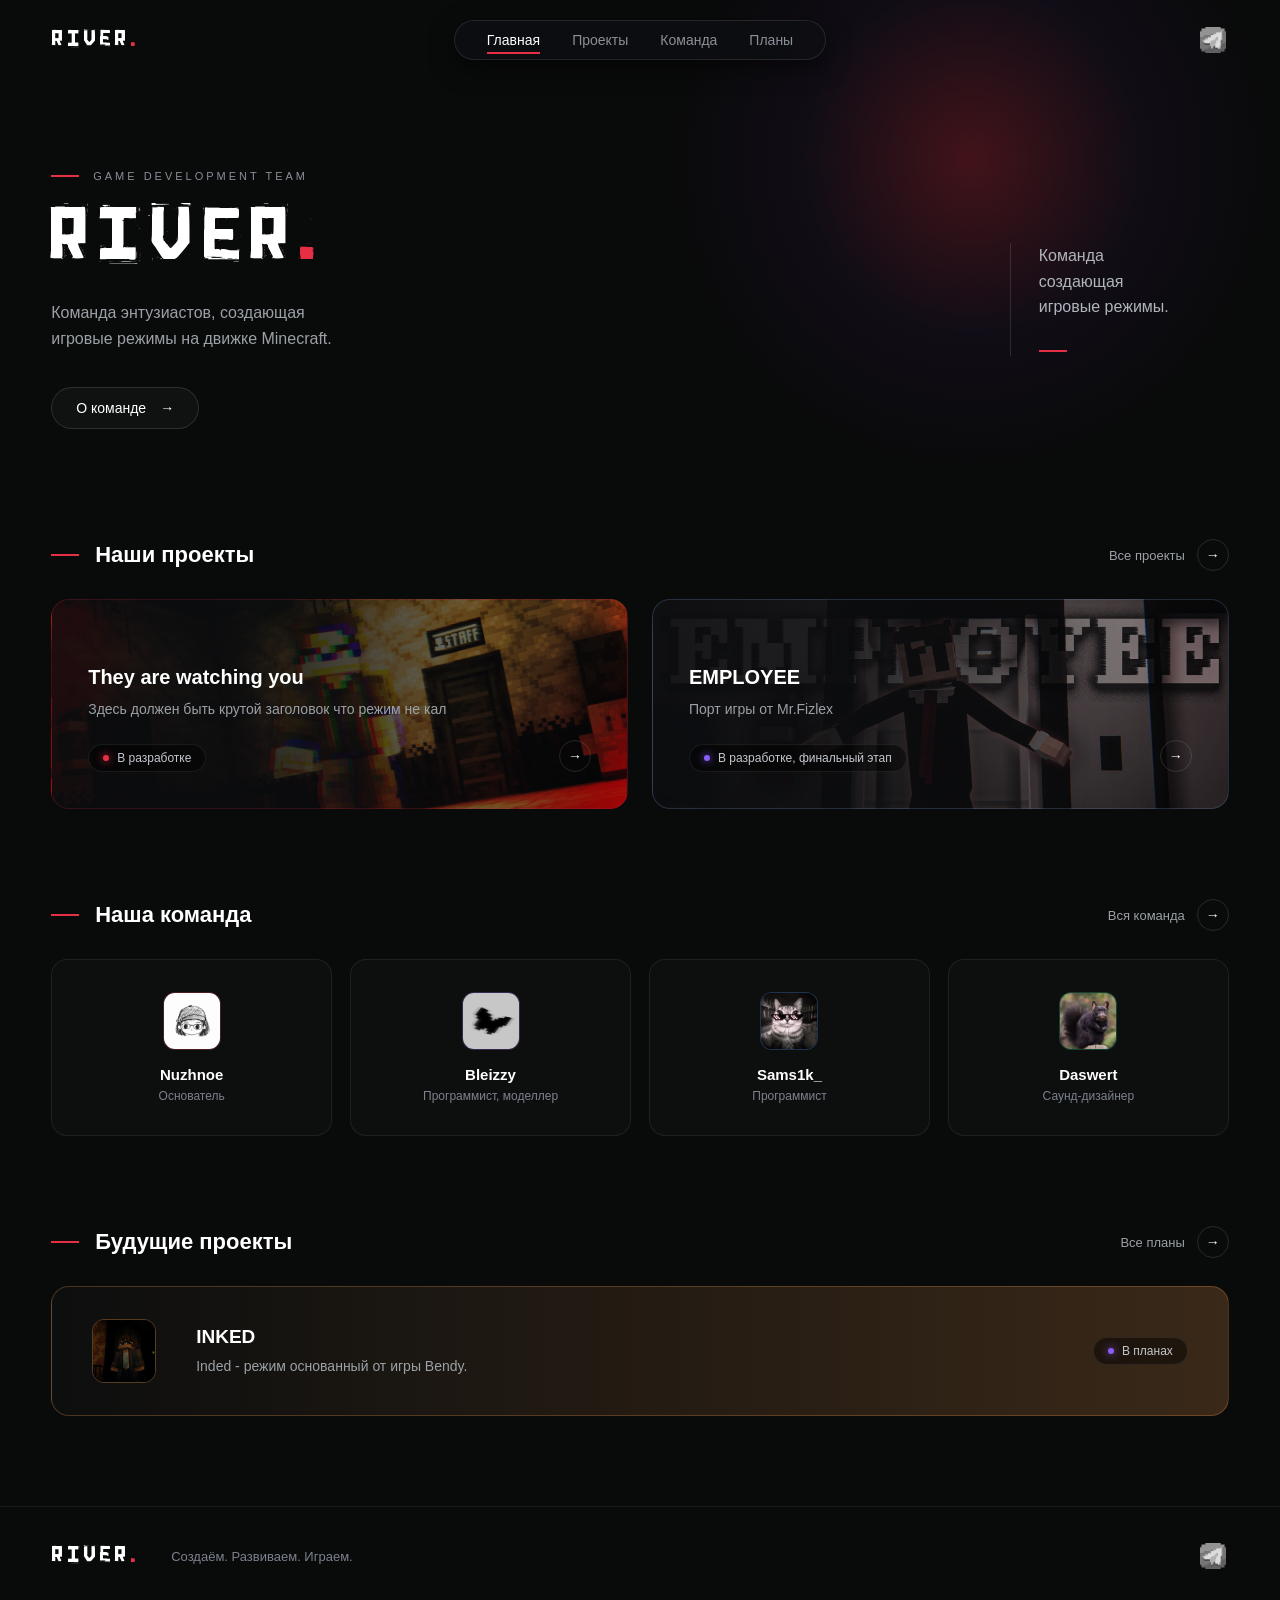
<file: index.html>
<!DOCTYPE html>
<html lang="ru">

<head>
    <meta charset="UTF-8">
    <meta name="viewport" content="width=device-width, initial-scale=1.0">
    <link rel="stylesheet" href="css/css.css">
    <link rel="icon" type="image/webp" href="img/icons/telegram_color.webp">
    <title>- River Team -</title>
</head>

<body data-page="home">
    <div class="loader" id="loader">
        <div class="loader-inner">
            <div class="loader-logo">RIVER<span class="dot">.</span></div>
            <div class="loader-bar"><span id="loader-fill"></span></div>
            <div class="loader-text">ЗАГРУЗКА</div>
        </div>
    </div>
    <noscript><style>.loader{display:none}</style></noscript>
    <div class="bg-glow-top"></div>
    <header id="site-header"></header>

    <main class="container">
        <section class="hero">
            <div class="hero-left">
                <div class="subtitle-line">
                    <span class="red-dash"></span>
                    <span>GAME DEVELOPMENT TEAM</span>
                </div>
                <h1 class="hero-title">RIVER<span class="dot">.</span></h1>
                <p class="hero-desc">
                    Команда энтузиастов, создающая<br>
                    игровые режимы на движке Minecraft.
                </p>
                <a href="team.html" class="pill-btn">
                    <span>О команде</span>
                    <span class="arrow">→</span>
                </a>
            </div>

            <div class="hero-right">
                <div class="quote-box">
                    <p>Команда<br>создающая<br>игровые режимы.</p>
                    <span class="red-dash"></span>
                </div>
            </div>
        </section>

        <section id="projects" class="section">
            <div class="section-header">
                <div class="section-title-wrap">
                    <span class="red-dash"></span>
                    <h2>Наши проекты</h2>
                </div>
                <a href="projects.html" class="link-with-circle">
                    <span>Все проекты</span>
                    <span class="circle-arrow">→</span>
                </a>
            </div>
            <div id="projects-container" class="projects-grid"></div>
        </section>

        <section id="team" class="section">
            <div class="section-header">
                <div class="section-title-wrap">
                    <span class="red-dash"></span>
                    <h2>Наша команда</h2>
                </div>
                <a href="team.html" class="link-with-circle">
                    <span>Вся команда</span>
                    <span class="circle-arrow">→</span>
                </a>
            </div>
            <div id="team-container" class="team-grid"></div>
        </section>

        <section id="future" class="section">
            <div class="section-header">
                <div class="section-title-wrap">
                    <span class="red-dash"></span>
                    <h2>Будущие проекты</h2>
                </div>
                <a href="plans.html" class="link-with-circle">
                    <span>Все планы</span>
                    <span class="circle-arrow">→</span>
                </a>
            </div>
            <div id="future-container" class="future-list"></div>
        </section>
    </main>

    <footer id="site-footer"></footer>

    <script src="js/data.js"></script>
    <script src="js/app.js"></script>
</body>

</html>
</file>
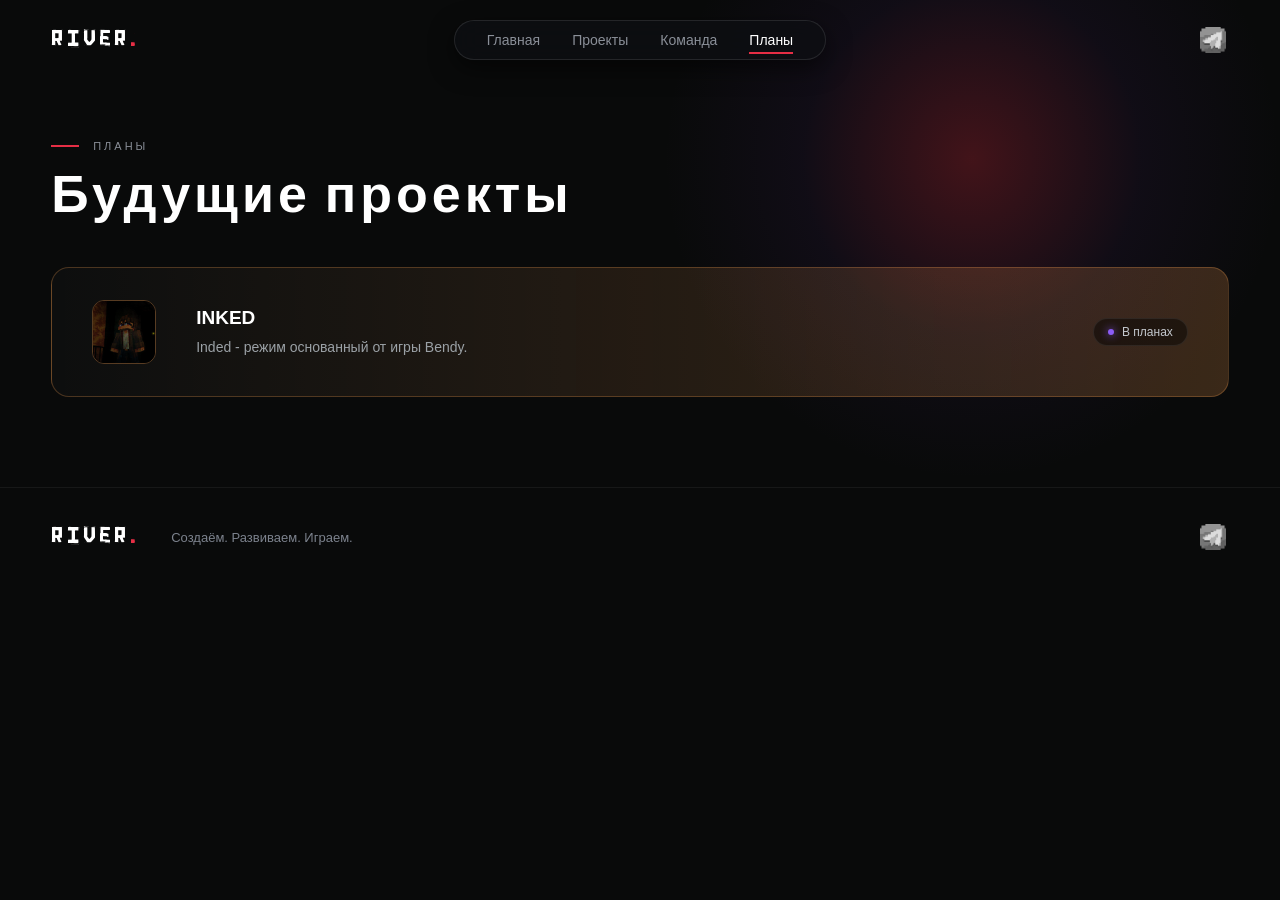
<file: plans.html>
<!DOCTYPE html>
<html lang="ru">

<head>
    <meta charset="UTF-8">
    <meta name="viewport" content="width=device-width, initial-scale=1.0">
    <link rel="stylesheet" href="css/css.css">
    <link rel="icon" type="image/webp" href="img/icons/telegram_color.webp">
    <title>Планы — River Team</title>
</head>

<body data-page="plans">
    <div class="loader" id="loader">
        <div class="loader-inner">
            <div class="loader-logo">RIVER<span class="dot">.</span></div>
            <div class="loader-bar"><span id="loader-fill"></span></div>
            <div class="loader-text">ЗАГРУЗКА</div>
        </div>
    </div>
    <noscript><style>.loader{display:none}</style></noscript>
    <div class="bg-glow-top"></div>
    <header id="site-header"></header>

    <main class="container">
        <section class="page-head">
            <div class="subtitle-line"><span class="red-dash"></span><span>ПЛАНЫ</span></div>
            <h1>Будущие проекты</h1>
        </section>
        <section class="section"><div id="future-container" class="future-list"></div></section>
    </main>

    <footer id="site-footer"></footer>

    <script src="js/data.js"></script>
    <script src="js/app.js"></script>
</body>

</html>
</file>
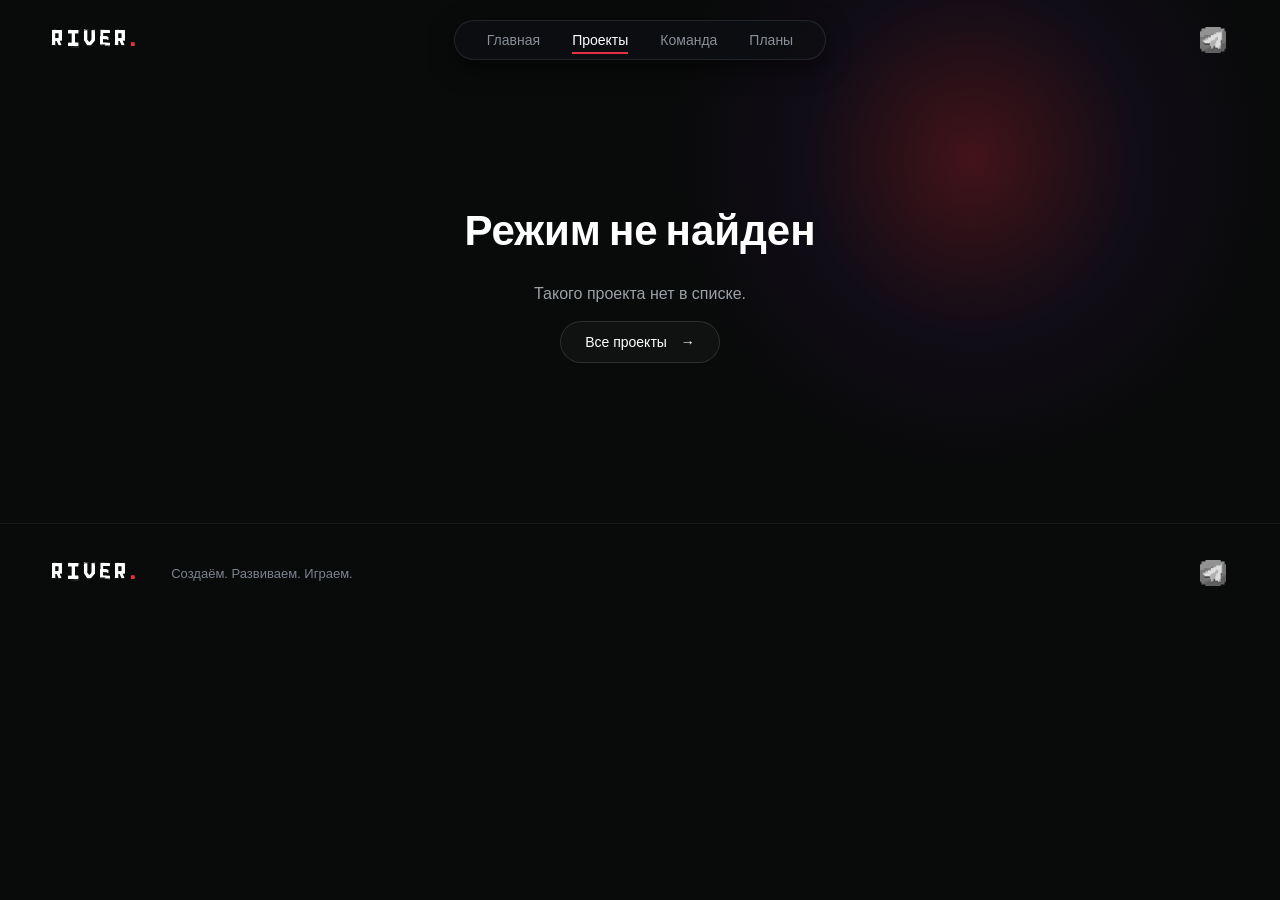
<file: project.html>
<!DOCTYPE html>
<html lang="ru">

<head>
    <meta charset="UTF-8">
    <meta name="viewport" content="width=device-width, initial-scale=1.0">
    <link rel="stylesheet" href="css/css.css">
    <link rel="icon" type="image/webp" href="img/icons/telegram_color.webp">
    <title>Режим — River Team</title>
</head>

<body data-page="projects">
    <div class="loader" id="loader">
        <div class="loader-inner">
            <div class="loader-logo">RIVER<span class="dot">.</span></div>
            <div class="loader-bar"><span id="loader-fill"></span></div>
            <div class="loader-text">ЗАГРУЗКА</div>
        </div>
    </div>
    <noscript><style>.loader{display:none}</style></noscript>
    <div class="bg-glow-top"></div>
    <header id="site-header"></header>

    <main class="container">
        <div id="project-root"></div>
    </main>

    <footer id="site-footer"></footer>

    <script src="js/data.js"></script>
    <script src="js/app.js"></script>
</body>

</html>
</file>
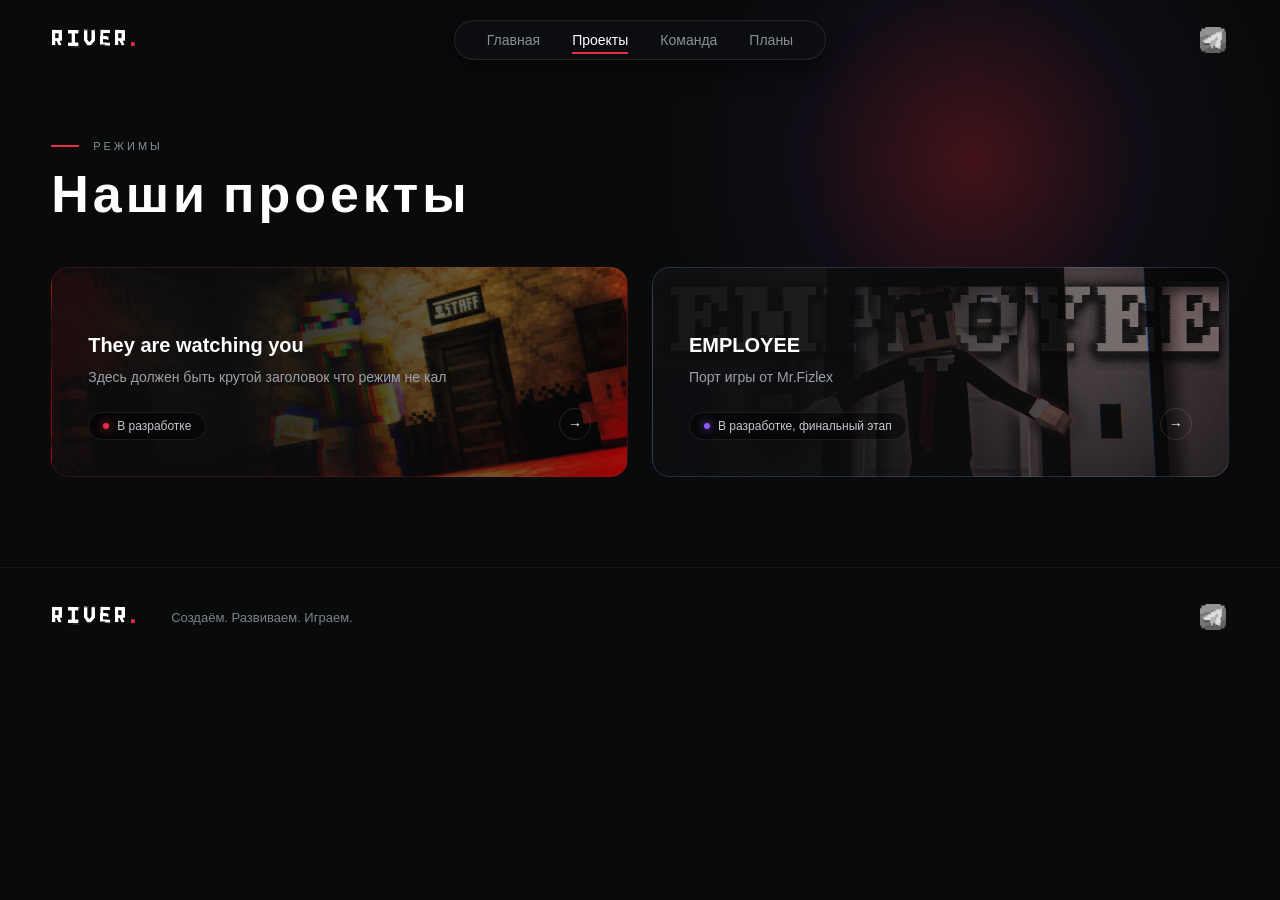
<file: projects.html>
<!DOCTYPE html>
<html lang="ru">

<head>
    <meta charset="UTF-8">
    <meta name="viewport" content="width=device-width, initial-scale=1.0">
    <link rel="stylesheet" href="css/css.css">
    <link rel="icon" type="image/webp" href="img/icons/telegram_color.webp">
    <title>Проекты — River Team</title>
</head>

<body data-page="projects">
    <div class="loader" id="loader">
        <div class="loader-inner">
            <div class="loader-logo">RIVER<span class="dot">.</span></div>
            <div class="loader-bar"><span id="loader-fill"></span></div>
            <div class="loader-text">ЗАГРУЗКА</div>
        </div>
    </div>
    <noscript><style>.loader{display:none}</style></noscript>
    <div class="bg-glow-top"></div>
    <header id="site-header"></header>

    <main class="container">
        <section class="page-head">
            <div class="subtitle-line"><span class="red-dash"></span><span>РЕЖИМЫ</span></div>
            <h1>Наши проекты</h1>
        </section>
        <section class="section"><div id="projects-container" class="projects-grid"></div></section>
    </main>

    <footer id="site-footer"></footer>

    <script src="js/data.js"></script>
    <script src="js/app.js"></script>
</body>

</html>
</file>
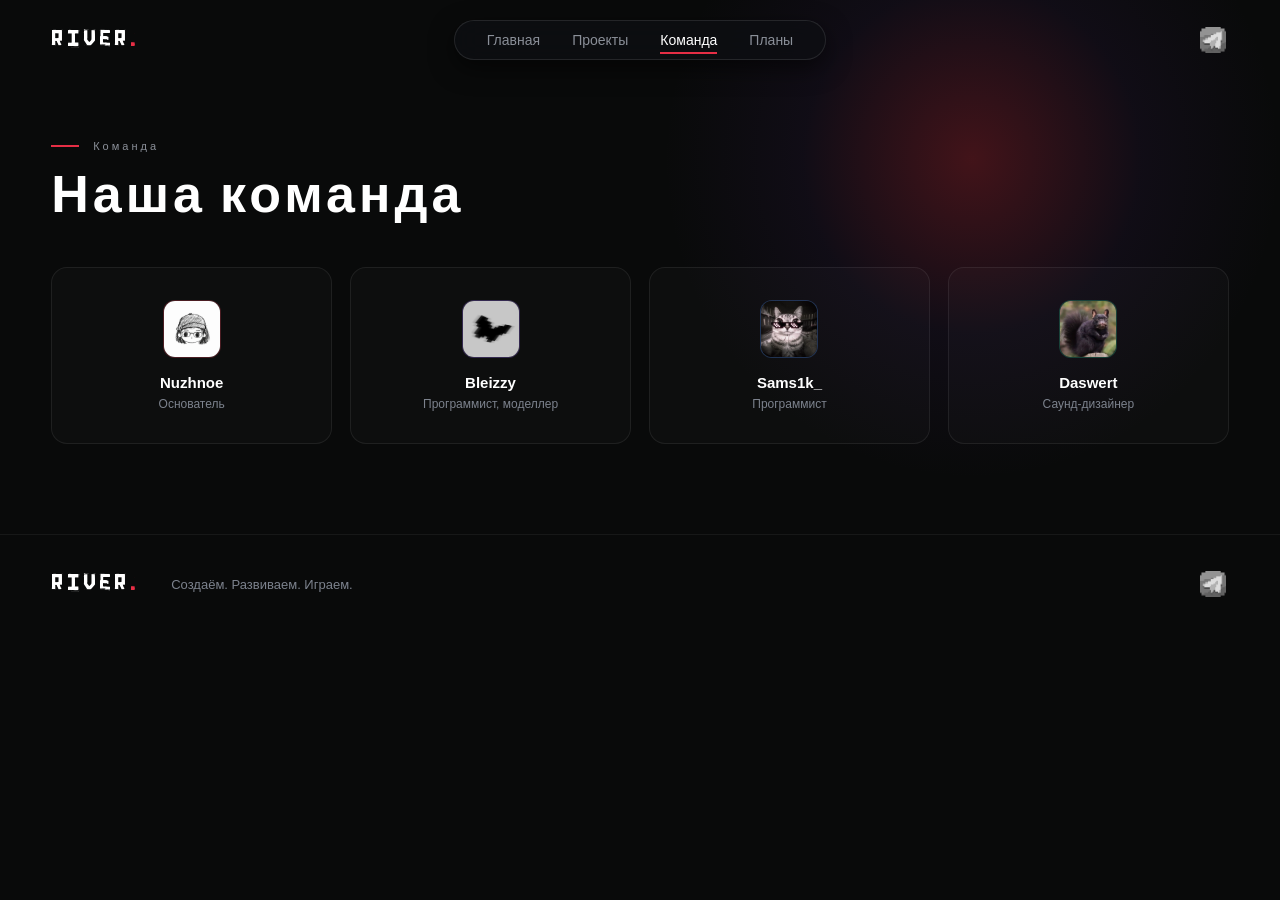
<file: team.html>
<!DOCTYPE html>
<html lang="ru">

<head>
    <meta charset="UTF-8">
    <meta name="viewport" content="width=device-width, initial-scale=1.0">
    <link rel="stylesheet" href="css/css.css">
    <link rel="icon" type="image/webp" href="img/icons/telegram_color.webp">
    <title>Команда — River Team</title>
</head>

<body data-page="team">
    <div class="loader" id="loader">
        <div class="loader-inner">
            <div class="loader-logo">RIVER<span class="dot">.</span></div>
            <div class="loader-bar"><span id="loader-fill"></span></div>
            <div class="loader-text">ЗАГРУЗКА</div>
        </div>
    </div>
    <noscript><style>.loader{display:none}</style></noscript>
    <div class="bg-glow-top"></div>
    <header id="site-header"></header>

    <main class="container">
        <section class="page-head">
            <div class="subtitle-line"><span class="red-dash"></span><span>Команда</span></div>
            <h1>Наша команда</h1>
        </section>
        <section class="section"><div id="team-container" class="team-grid"></div></section>
    </main>

    <footer id="site-footer"></footer>

    <script src="js/data.js"></script>
    <script src="js/app.js"></script>
</body>

</html>
</file>
<file: css/css.css>
@font-face {
    src: url('../fonts/mainame.ttf') format('truetype');
    font-family: 'fontmain';
    font-weight: 100 900;
    font-style: normal;
    font-display: block;
}

:root {
    --accent-rgb: 230, 46, 69;
}

* {
    box-sizing: border-box;
    margin: 0;
    padding: 0;
}

html {
    scroll-behavior: smooth;
}

body {
    background-color: #090a0a;
    color: #ffffff;
    font-family: 'Inter', -apple-system, BlinkMacSystemFont, 'Segoe UI', Roboto, sans-serif;
    overflow-x: hidden;
    position: relative;
}

a {
    color: inherit;
    text-decoration: none;
}

.container {
    width: 100%;
    max-width: 1440px;
    margin: 0 auto;
    padding: 0 clamp(20px, 4vw, 64px);
}

.dot {
    color: rgb(var(--accent-rgb));
}

.red-dash {
    display: inline-block;
    width: 28px;
    height: 2px;
    background-color: rgb(var(--accent-rgb));
    flex-shrink: 0;
}

.bg-glow-top {
    position: absolute;
    top: -160px;
    right: 0;
    width: min(1100px, 100vw);
    height: 760px;
    background: radial-gradient(closest-side at 72% 42%, rgba(var(--accent-rgb), 0.26), rgba(90, 40, 140, 0.09) 55%, transparent 100%);
    pointer-events: none;
    z-index: -1;
}

.header {
    padding: 20px 0;
    position: sticky;
    top: 0;
    z-index: 100;
}

.header-inner {
    display: grid;
    grid-template-columns: 1fr auto 1fr;
    align-items: center;
}

.logo {
    font-family: 'fontmain', sans-serif;
    font-size: 22px;
    letter-spacing: 3px;
    font-weight: 700;
    justify-self: start;
}

.nav-island {
    display: flex;
    align-items: center;
    gap: 32px;
    background-color: rgba(14, 15, 18, 0.78);
    border: 1px solid rgba(255, 255, 255, 0.1);
    padding: 11px 32px;
    border-radius: 50px;
    backdrop-filter: blur(14px);
    box-shadow: 0 8px 25px rgba(0, 0, 0, 0.55);
}

.nav-link {
    font-size: 14px;
    color: #8a8f98;
    transition: color 0.3s ease;
    position: relative;
}

.nav-link:hover,
.nav-link.active {
    color: #ffffff;
}

.nav-link::after {
    content: '';
    position: absolute;
    left: 0;
    bottom: -6px;
    width: 100%;
    height: 2px;
    background-color: rgb(var(--accent-rgb));
    transform: scaleX(0);
    transform-origin: center;
    transition: transform 0.3s ease;
}

.nav-link.active::after {
    transform: scaleX(1);
}

.social-icon {
    width: 32px;
    height: 32px;
    display: flex;
    align-items: center;
    justify-content: center;
    justify-self: end;
    position: relative;
    transition: transform 0.3s ease, opacity 0.3s ease;
}

.social-icon:hover {
    transform: translateY(-2px);
}

.social-icon img {
    width: 26px;
    height: 26px;
    object-fit: contain;
}

.telegram-btn img {
    position: absolute;
    transition: opacity 0.4s ease;
}
.telegram-btn .color-icon {
    opacity: 0;
}
.telegram-btn:hover .color-icon {
    opacity: 1;
}
.telegram-btn:hover .gray-icon {
    opacity: 0;
}

.hero {
    display: flex;
    justify-content: space-between;
    align-items: center;
    padding: 90px 0 110px;
}

.subtitle-line {
    display: flex;
    align-items: center;
    gap: 14px;
    font-size: 11px;
    letter-spacing: 3px;
    color: #8a8f98;
    margin-bottom: 18px;
}

.hero-title {
    font-family: 'fontmain', sans-serif;
    font-size: 76px;
    letter-spacing: 8px;
    line-height: 1;
    margin-bottom: 24px;
}

.hero-desc {
    color: #9ba1a6;
    font-size: 16px;
    line-height: 1.6;
    margin-bottom: 36px;
}

.pill-btn {
    display: inline-flex;
    align-items: center;
    gap: 14px;
    padding: 12px 24px;
    border-radius: 50px;
    background-color: rgba(255, 255, 255, 0.03);
    border: 1px solid rgba(255, 255, 255, 0.12);
    font-size: 14px;
    transition: all 0.3s ease;
}

.pill-btn:hover {
    background-color: rgba(255, 255, 255, 0.08);
    border-color: rgb(var(--accent-rgb));
}

.hero-right {
    padding-right: 60px;
}

.quote-box {
    border-left: 1px solid rgba(255, 255, 255, 0.12);
    padding-left: 28px;
}

.quote-box p {
    font-size: 16px;
    line-height: 1.6;
    color: #b0b5bc;
    margin-bottom: 18px;
}

.section {
    margin-bottom: 90px;
}

.section-header {
    display: flex;
    justify-content: space-between;
    align-items: center;
    margin-bottom: 28px;
}

.section-title-wrap {
    display: flex;
    align-items: center;
    gap: 16px;
}

.section-title-wrap h2 {
    font-size: 22px;
    font-weight: 600;
}

.link-with-circle {
    display: inline-flex;
    align-items: center;
    gap: 12px;
    font-size: 13px;
    color: #9ba1a6;
    transition: color 0.3s ease;
}

.link-with-circle:hover {
    color: #ffffff;
}

.circle-arrow {
    width: 32px;
    height: 32px;
    border-radius: 50%;
    border: 1px solid rgba(255, 255, 255, 0.12);
    display: inline-flex;
    align-items: center;
    justify-content: center;
    font-size: 14px;
    color: #ffffff;
    transition: all 0.3s ease;
}

.link-with-circle:hover .circle-arrow,
.project-card:hover .card-arrow {
    border-color: rgb(var(--accent-rgb));
    background-color: rgba(var(--accent-rgb), 0.15);
}

.projects-grid {
    display: grid;
    grid-template-columns: repeat(auto-fit, minmax(min(440px, 100%), 1fr));
    gap: 24px;
}

.project-card {
    --card-rgb: 165, 32, 56;
    position: relative;
    border-radius: 18px;
    padding: 36px;
    min-height: 210px;
    border: 1px solid rgba(var(--card-rgb), 0.25);
    background: linear-gradient(135deg, rgba(var(--card-rgb), 0.25) 0%, rgba(18, 19, 22, 0.92) 70%);
    display: flex;
    justify-content: space-between;
    align-items: flex-end;
    overflow: hidden;
    transition: transform 0.3s ease, border-color 0.3s ease, box-shadow 0.3s ease;
}

.project-card:hover {
    transform: translateY(-3px);
    border-color: rgba(var(--card-rgb), 0.6);
    box-shadow: 0 10px 30px rgba(var(--card-rgb), 0.12);
}

.project-card h3 {
    font-size: 20px;
    margin-bottom: 10px;
}

.project-card p {
    font-size: 14px;
    color: #9ba1a6;
    line-height: 1.5;
    margin-bottom: 24px;
}

.status-badge {
    --status-rgb: 230, 46, 69;
    display: inline-flex;
    align-items: center;
    gap: 8px;
    padding: 6px 14px;
    border-radius: 50px;
    font-size: 12px;
    background-color: rgba(0, 0, 0, 0.45);
    border: 1px solid rgba(255, 255, 255, 0.08);
    color: #c4c8ce;
}

.status-dot {
    width: 6px;
    height: 6px;
    border-radius: 50%;
    background-color: rgb(var(--status-rgb));
    box-shadow: 0 0 8px rgb(var(--status-rgb));
}

.team-grid {
    display: grid;
    grid-template-columns: repeat(auto-fit, minmax(min(220px, 100%), 1fr));
    gap: 18px;
}

.team-card {
    --member-rgb: 255, 255, 255;
    background-color: rgba(255, 255, 255, 0.02);
    border: 1px solid rgba(255, 255, 255, 0.07);
    border-radius: 16px;
    padding: 32px 16px;
    text-align: center;
    transition: border-color 0.3s ease, background-color 0.3s ease, transform 0.3s ease;
}

.team-card:hover {
    transform: translateY(-2px);
    background-color: rgba(var(--member-rgb), 0.05);
    border-color: rgba(var(--member-rgb), 0.35);
}

.initials {
    width: 58px;
    height: 58px;
    border-radius: 12px;
    background-color: rgba(var(--member-rgb), 0.08);
    border: 1px solid rgba(var(--member-rgb), 0.18);
    display: flex;
    align-items: center;
    justify-content: center;
    font-size: 18px;
    font-weight: 700;
    color: #9ba1a6;
    margin: 0 auto 16px;
    letter-spacing: 1px;
}

.member-avatar {
    width: 58px;
    height: 58px;
    border-radius: 12px;
    object-fit: cover;
    margin: 0 auto 16px;
    display: block;
    border: 1px solid rgba(var(--member-rgb), 0.25);
    background-color: rgba(255, 255, 255, 0.04);
}

.member-name {
    font-size: 15px;
    font-weight: 600;
    margin-bottom: 6px;
}

.member-role {
    font-size: 12px;
    color: #7c828d;
}

.future-list {
    display: flex;
    flex-direction: column;
    gap: 18px;
}

.future-card {
    --card-rgb: 96, 52, 158;
    background: linear-gradient(90deg, rgba(255, 255, 255, 0.02) 0%, rgba(var(--card-rgb), 0.2) 100%);
    border: 1px solid rgba(var(--card-rgb), 0.25);
    border-radius: 18px;
    padding: 32px 40px;
    display: flex;
    align-items: center;
    gap: 40px;
    transition: border-color 0.3s ease;
}

.future-card:hover {
    border-color: rgba(var(--card-rgb), 0.55);
}

.future-star {
    font-size: 28px;
    color: rgb(var(--card-rgb));
    padding: 0 20px;
}

.future-img {
    width: 64px;
    height: 64px;
    border-radius: 12px;
    object-fit: cover;
    border: 1px solid rgba(var(--card-rgb), 0.3);
}

.future-info {
    flex-grow: 1;
}

.future-info h3 {
    font-size: 19px;
    margin-bottom: 8px;
}

.future-info p {
    font-size: 14px;
    color: #9ba1a6;
    line-height: 1.5;
}

.footer {
    border-top: 1px solid rgba(255, 255, 255, 0.06);
    padding: 32px 0;
    margin-top: 40px;
}

.footer-inner {
    display: flex;
    justify-content: space-between;
    align-items: center;
}

.footer-left {
    display: flex;
    align-items: center;
    gap: 32px;
}

.slogan {
    font-size: 13px;
    color: #7c828d;
}

.footer-socials {
    display: flex;
    align-items: center;
    gap: 16px;
}

@media (max-width: 900px) {
    .hero {
        flex-direction: column;
        align-items: flex-start;
        gap: 40px;
        padding: 50px 0 70px;
    }
    .projects-grid {
        grid-template-columns: 1fr;
    }
    .team-grid {
        grid-template-columns: repeat(2, 1fr);
    }
    .future-card {
        flex-direction: column;
        align-items: flex-start;
    gap: 20px;
}
.header-inner {
    grid-template-columns: 1fr auto;
}
}

.header-right { display: flex; align-items: center; gap: 14px; justify-self: end; }
.header-right .social-icon { justify-self: auto; }

.burger { display: none; width: 36px; height: 36px; background: none; border: 1px solid rgba(255,255,255,0.12);
    border-radius: 50%; cursor: pointer; flex-direction: column; align-items: center; justify-content: center; gap: 5px; }
.burger span { display: block; width: 14px; height: 2px; background: #fff; }

.page-head { padding: 60px 0 40px; }
.page-head h1 { font-family: 'fontmain', sans-serif; font-size: 52px; letter-spacing: 4px; line-height: 1.1; }

.empty { color: #7c828d; font-size: 15px; padding: 36px 0; text-align: center; width: 100%;
    border: 1px dashed rgba(255,255,255,0.1); border-radius: 18px; grid-column: 1 / -1; }

.card-overlay { position: absolute; inset: 0; z-index: 1; }
.project-card .card-content, .project-card .card-arrow { position: relative; z-index: 0; }
.project-card:hover .card-arrow { border-color: rgb(var(--accent-rgb)); background-color: rgba(var(--accent-rgb), 0.15); }

.back-link { display: inline-flex; align-items: center; gap: 12px; font-size: 13px; color: #9ba1a6; margin: 24px 0 20px; transition: color .3s; }
.back-link:hover { color: #fff; }
.back-link:hover .circle-arrow { border-color: rgb(var(--accent-rgb)); }

.project-hero { --card-rgb: 185, 28, 56; position: relative; min-height: 340px; border-radius: 22px; padding: 44px;
    border: 1px solid rgba(var(--card-rgb), 0.35); background-size: cover; background-position: center;
    display: flex; flex-direction: column; justify-content: flex-end; align-items: flex-start; gap: 14px; overflow: hidden;
    box-shadow: 0 20px 60px rgba(var(--card-rgb), 0.12); }
.project-hero h1 { font-family: 'fontmain', sans-serif; font-size: 54px; letter-spacing: 3px; line-height: 1.05; }
.project-hero p { color: #b0b5bc; font-size: 16px; }

.project-layout { display: grid; grid-template-columns: minmax(0, 1fr) 320px; gap: 40px; margin: 56px 0 40px; align-items: start; }
.section-title-wrap.sub { margin-top: 44px; }
.project-about { color: #b0b5bc; line-height: 1.75; font-size: 15px; margin-top: 18px; max-width: 680px; }


.gallery { margin-top: 18px; display: grid; grid-template-columns: repeat(auto-fill, minmax(240px, 1fr)); gap: 14px; }
.gallery img { width: 100%; aspect-ratio: 16 / 9; object-fit: cover; border-radius: 14px; border: 1px solid rgba(255,255,255,0.08); }

.project-side { display: grid; gap: 16px; position: sticky; top: 90px; }
.side-card { background: rgba(255,255,255,0.02); border: 1px solid rgba(255,255,255,0.07); border-radius: 16px; padding: 22px; display: grid; gap: 14px; }
.side-title { font-size: 12px; letter-spacing: 2px; color: #7c828d; text-transform: uppercase; }
.fact { display: flex; justify-content: space-between; font-size: 14px; }
.fact span { color: #7c828d; }
.mini-member { display: flex; align-items: center; gap: 12px; }
.mini-member img { width: 40px; height: 40px; border-radius: 10px; object-fit: cover; border: 1px solid rgba(var(--member-rgb), 0.35); }
.mini-member b { display: block; font-size: 14px; font-weight: 600; }
.mini-member span { font-size: 12px; color: #7c828d; }
.pill-btn.wide { justify-content: space-between; }

.next-project { display: flex; justify-content: space-between; align-items: center; padding: 26px 32px; margin-bottom: 70px;
    border-radius: 18px; border: 1px solid rgba(255,255,255,0.08); background: rgba(255,255,255,0.02); transition: all .3s; }
.next-project span { color: #7c828d; font-size: 13px; }
.next-project b { font-size: 18px; }
.next-project:hover { border-color: rgb(var(--accent-rgb)); background: rgba(var(--accent-rgb), 0.07); }

.not-found { text-align: center; padding: 120px 0; display: grid; gap: 18px; justify-items: center; }
.not-found h1 { font-family: 'fontmain', sans-serif; font-size: 42px; }
.not-found p { color: #9ba1a6; }

@media (max-width: 900px) {
    .burger { display: flex; }
    .nav-island { display: none; position: absolute; top: 70px; left: 30px; right: 30px; flex-direction: column; gap: 18px; border-radius: 22px; padding: 22px; }
    .nav-island.open { display: flex; }
    .page-head h1 { font-size: 36px; }
    .project-layout { grid-template-columns: 1fr; }
    .project-side { position: static; }
    .project-hero { padding: 28px; min-height: 280px; }
    .project-hero h1 { font-size: 34px; }
}

.header { position: sticky; }
.header-inner { position: relative; gap: 12px; }
.project-card, .team-card, .future-card, .side-card { min-width: 0; }
.status-badge { flex-wrap: wrap; }
img { max-width: 100%; }

@media (max-width: 1100px) {
    .project-layout { grid-template-columns: minmax(0, 1fr) 280px; gap: 28px; }
    .hero-title { font-size: 64px; }
    .team-grid { grid-template-columns: repeat(2, 1fr); }
}

@media (max-width: 900px) {
    .container { padding: 0 20px; }
    .nav-island { left: 20px; right: 20px; }
    .hero-right { padding-right: 0; }
    .section { margin-bottom: 64px; }
    .project-card { min-height: 190px; padding: 28px; }
    .future-card { padding: 26px; }
    .footer-inner { gap: 20px; }
}

@media (max-width: 600px) {
    .header { padding: 14px 0; }
    .logo { font-size: 19px; }
    .hero { padding: 36px 0 56px; gap: 32px; }
    .hero-title { font-size: 48px; letter-spacing: 5px; }
    .hero-desc { font-size: 15px; }
    .hero-desc br { display: none; }
    .section-header { flex-direction: column; align-items: flex-start; gap: 14px; margin-bottom: 20px; }
    .section-title-wrap h2 { font-size: 19px; }
    .projects-grid { gap: 16px; }
    .project-card { padding: 22px; min-height: 180px; border-radius: 16px; }
    .project-card h3 { font-size: 18px; }
    .project-card p { margin-bottom: 16px; }
    .team-grid { gap: 12px; }
    .team-card { padding: 24px 10px; }
    .future-card { flex-direction: column; align-items: flex-start; gap: 16px; padding: 22px; }
    .future-star { padding: 0; }
    .page-head { padding: 32px 0 22px; }
    .page-head h1 { font-size: 30px; letter-spacing: 2px; }
    .project-hero { padding: 22px; min-height: 240px; border-radius: 18px; }
    .project-hero h1 { font-size: 28px; letter-spacing: 1px; overflow-wrap: anywhere; }
    .project-layout { margin: 36px 0 28px; gap: 24px; }
    .next-project { padding: 20px; margin-bottom: 44px; flex-direction: column; align-items: flex-start; gap: 6px; }
    .footer { padding: 24px 0; }
    .footer-inner { flex-direction: column; align-items: flex-start; }
    .footer-left { flex-direction: column; align-items: flex-start; gap: 10px; }
}

@media (max-width: 380px) {
    .team-grid { grid-template-columns: 1fr; }
    .hero-title { font-size: 40px; }
}

@media (hover: none) {
    .project-card:hover, .team-card:hover { transform: none; }
}

.loader { position: fixed; inset: 0; z-index: 1000; background: #090a0a; display: flex; align-items: center; justify-content: center;
    transition: opacity .5s ease, visibility .5s ease; }
.loader::before { content: ''; position: absolute; top: -120px; right: -100px; width: 750px; height: 600px; pointer-events: none;
    background: radial-gradient(circle at 60% 40%, rgba(var(--accent-rgb), 0.22), rgba(90, 40, 140, 0.07) 50%, transparent 70%); }
.loader.hide { opacity: 0; visibility: hidden; }
.loader-inner { position: relative; display: grid; gap: 22px; justify-items: center; }
.loader-logo { font-family: 'fontmain', sans-serif; font-size: 44px; letter-spacing: 8px; animation: loaderPulse 1.4s ease-in-out infinite; }
.loader-bar { width: 180px; height: 2px; background: rgba(255,255,255,0.1); border-radius: 2px; overflow: hidden; }
.loader-bar span { display: block; height: 100%; width: 0; background: rgb(var(--accent-rgb)); box-shadow: 0 0 10px rgb(var(--accent-rgb)); transition: width .25s ease; }
.loader-text { font-size: 11px; letter-spacing: 3px; color: #7c828d; }
@keyframes loaderPulse { 0%, 100% { opacity: 1; } 50% { opacity: .55; } }
@media (max-width: 600px) { .loader-logo { font-size: 34px; letter-spacing: 6px; } .loader::before { width: 420px; height: 420px; } }
@media (prefers-reduced-motion: reduce) { .loader-logo { animation: none; } .loader { transition: none; } }

.project-main, .project-side { min-width: 0; }
@media (max-width: 900px) {
    .project-layout { grid-template-columns: minmax(0, 1fr); }
    .project-side { position: static; }
}

.gallery { margin-top: 18px; display: grid; gap: 14px; grid-template-columns: repeat(auto-fill, minmax(min(280px, 100%), 1fr)); }
.gallery.count-1 { grid-template-columns: minmax(0, 1fr); }
.gallery.count-2 { grid-template-columns: repeat(2, minmax(0, 1fr)); }
.gallery-item { position: relative; display: block; padding: 0; border: 1px solid rgba(255,255,255,0.08); border-radius: 16px; overflow: hidden;
    background: rgba(255,255,255,0.03); cursor: zoom-in; aspect-ratio: 16 / 9; color: inherit; font: inherit;
    transition: transform .3s ease, border-color .3s ease, box-shadow .3s ease; }
.gallery-item img { width: 100%; height: 100%; object-fit: cover; display: block; border: 0; border-radius: 0; aspect-ratio: auto; transition: transform .5s ease; }
.gallery-item:hover { transform: translateY(-2px); border-color: rgba(var(--accent-rgb), 0.5); box-shadow: 0 10px 30px rgba(var(--accent-rgb), 0.12); }
.gallery-item:hover img { transform: scale(1.04); }
.gallery-item:focus-visible { outline: 2px solid rgb(var(--accent-rgb)); outline-offset: 2px; }
.gallery-caption { position: absolute; left: 0; right: 0; bottom: 0; padding: 28px 16px 12px; font-size: 13px; text-align: left; color: #e6e8eb;
    background: linear-gradient(to top, rgba(9,10,10,0.85), transparent); }

.lightbox { position: fixed; inset: 0; z-index: 900; display: flex; align-items: center; justify-content: center; padding: 56px 72px;
    background: rgba(5,6,6,0.94); backdrop-filter: blur(6px); opacity: 0; visibility: hidden; transition: opacity .25s ease, visibility .25s ease; }
.lightbox.open { opacity: 1; visibility: visible; }
.lb-figure { margin: 0; max-width: 100%; max-height: 100%; display: grid; gap: 12px; justify-items: center; }
.lb-img { max-width: 100%; max-height: calc(100vh - 160px); object-fit: contain; border-radius: 12px; box-shadow: 0 20px 60px rgba(0,0,0,.6); }
.lb-cap { font-size: 14px; color: #9ba1a6; min-height: 1em; text-align: center; }
.lb-count { position: absolute; bottom: 20px; left: 50%; transform: translateX(-50%); font-size: 12px; letter-spacing: 2px; color: #7c828d; }
.lb-close, .lb-nav { position: absolute; width: 44px; height: 44px; border-radius: 50%; border: 1px solid rgba(255,255,255,0.15); background: rgba(255,255,255,0.04);
    color: #fff; font-size: 18px; cursor: pointer; display: flex; align-items: center; justify-content: center; transition: all .25s ease; }
.lb-close:hover, .lb-nav:hover { border-color: rgb(var(--accent-rgb)); background: rgba(var(--accent-rgb), 0.15); }
.lb-close { top: 20px; right: 20px; }
.lb-nav { top: 50%; transform: translateY(-50%); }
.lb-prev { left: 20px; } .lb-next { right: 20px; }
.lightbox.single .lb-nav { display: none; }
@media (max-width: 600px) {
    .gallery.count-2 { grid-template-columns: minmax(0, 1fr); }
    .lightbox { padding: 64px 12px 56px; }
    .lb-nav { top: auto; bottom: 14px; transform: none; }
    .lb-prev { left: 16px; } .lb-next { right: 16px; }
}

@media (min-width: 1500px) {
    .container { max-width: 1680px; }
    .logo { font-size: 26px; }
    .nav-link { font-size: 15px; }
    .nav-island { padding: 13px 38px; gap: 38px; }
    .hero { padding: 130px 0 150px; }
    .hero-title { font-size: 104px; letter-spacing: 11px; }
    .hero-desc { font-size: 19px; }
    .subtitle-line { font-size: 12px; }
    .pill-btn { font-size: 15px; padding: 14px 28px; }
    .quote-box p { font-size: 19px; }
    .section { margin-bottom: 120px; }
    .section-title-wrap h2 { font-size: 28px; }
    .link-with-circle { font-size: 14px; }
    .projects-grid { gap: 32px; }
    .project-card { min-height: 280px; padding: 48px; border-radius: 22px; }
    .project-card h3 { font-size: 26px; }
    .project-card p { font-size: 16px; }
    .status-badge { font-size: 13px; padding: 7px 16px; }
    .team-grid { gap: 24px; }
    .team-card { padding: 44px 20px; }
    .member-avatar, .initials { width: 76px; height: 76px; border-radius: 16px; }
    .member-name { font-size: 17px; }
    .member-role { font-size: 13px; }
    .future-card { padding: 40px 52px; }
    .future-info h3 { font-size: 22px; }
    .page-head { padding: 80px 0 56px; }
    .page-head h1 { font-size: 68px; }
    .project-hero { min-height: 480px; padding: 60px; }
    .project-hero h1 { font-size: 72px; }
    .project-hero p { font-size: 18px; }
    .project-layout { grid-template-columns: minmax(0, 1fr) 400px; gap: 64px; }
    .project-about { font-size: 17px; max-width: 860px; }
    .side-card { padding: 28px; }
    .fact, .mini-member b { font-size: 15px; }
    .footer { padding: 40px 0; }
    .slogan { font-size: 14px; }
}
@media (min-width: 2000px) {
    .container { max-width: 1960px; }
    .hero-title { font-size: 128px; letter-spacing: 14px; }
    .hero-desc { font-size: 21px; }
    .project-card { min-height: 320px; }
    .project-card h3 { font-size: 30px; }
    .project-hero { min-height: 560px; }
    .project-hero h1 { font-size: 84px; }
    .page-head h1 { font-size: 80px; }
}
</file>
